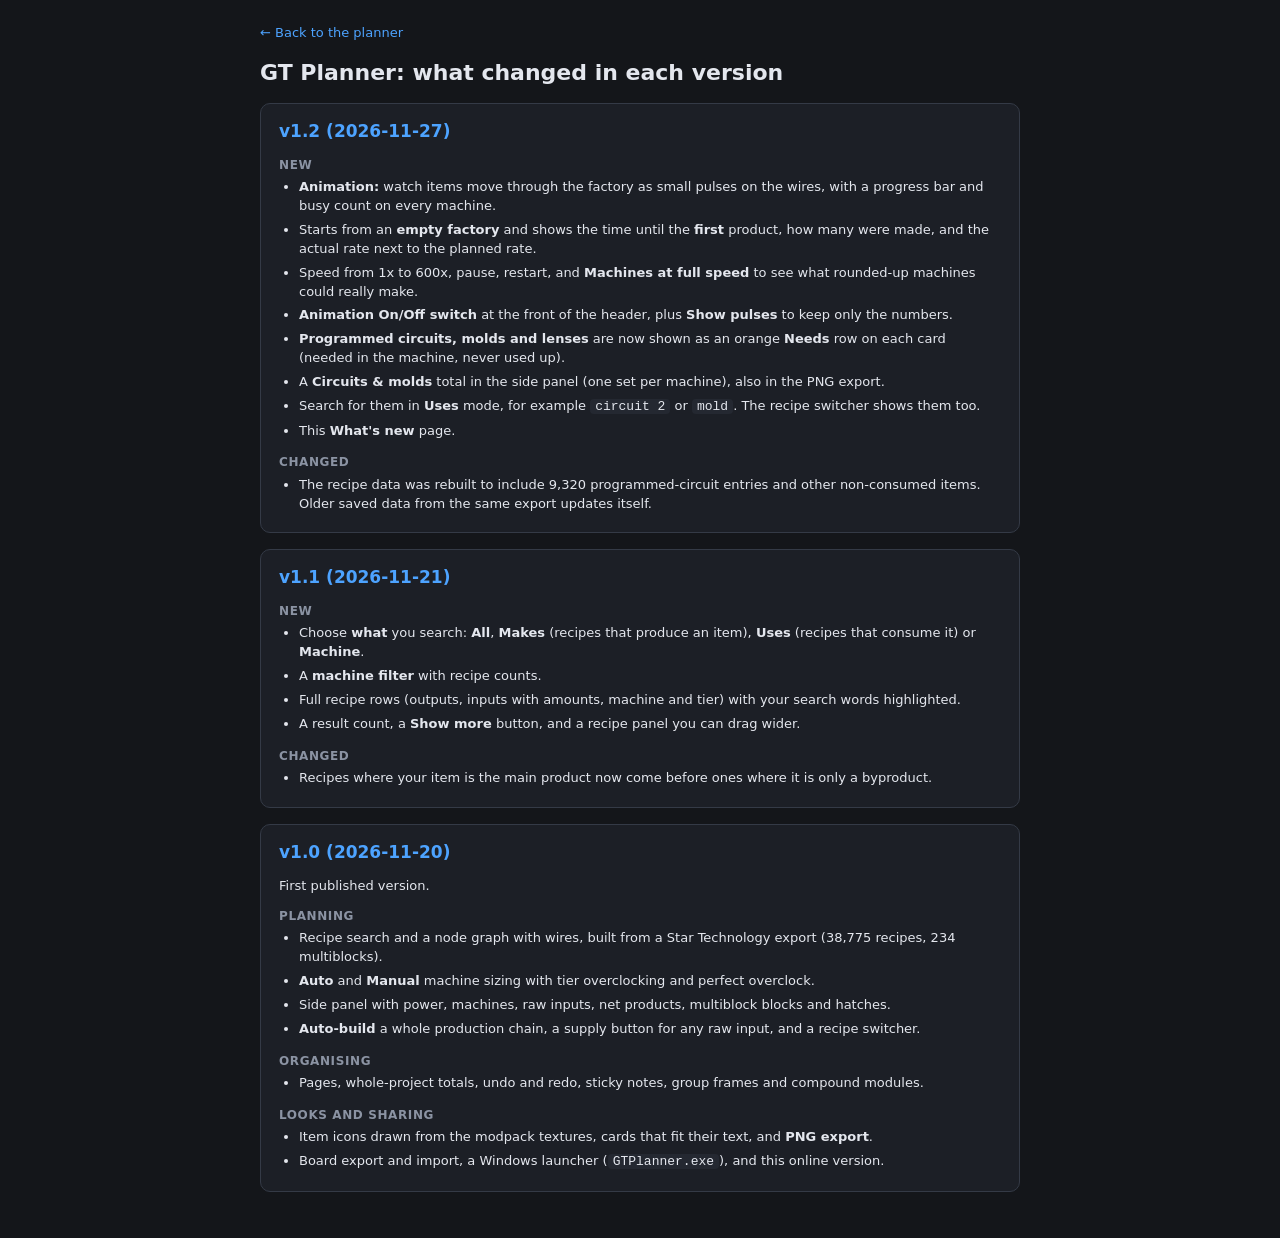
<file: changelog.html>
<!DOCTYPE html>
<html lang="en">
<head>
<meta charset="UTF-8">
<meta name="viewport" content="width=device-width, initial-scale=1">
<title>GT Planner: What's new</title>
<link rel="stylesheet" href="style.css">
<style>
  html, body { height: auto; }
  body { padding: 24px 16px 48px; }
  .log { max-width: 760px; margin: 0 auto; }
  .log h1 { font-size: 22px; margin: 0 0 4px; }
  .log .back { color: var(--acc); text-decoration: none; display: inline-block; margin-bottom: 16px; }
  .ver { background: var(--panel); border: 1px solid var(--line); border-radius: 10px; padding: 4px 18px 14px; margin-top: 16px; }
  .ver h2 { font-size: 17px; margin: 12px 0 4px; color: var(--acc); }
  .ver h3 { margin: 14px 0 4px; }
  .ver ul { margin: 4px 0; padding-left: 20px; }
  .ver li { margin: 5px 0; line-height: 1.45; }
  .ver code { background: var(--panel2); border-radius: 4px; padding: 0 5px; }
</style>
</head>
<body>
<div class="log">
  <a class="back" href="index.html">&larr; Back to the planner</a>
  <div id="content" class="muted">Loading...</div>
</div>
<script>
// Renders CHANGELOG.md (the single place version notes are written). Only the simple Markdown that file uses.
(async () => {
  const box = document.getElementById("content");
  const esc = s => s.replace(/[&<>"]/g, c => ({ "&": "&amp;", "<": "&lt;", ">": "&gt;", '"': "&quot;" }[c]));
  const inline = s => esc(s).replace(/\*\*(.+?)\*\*/g, "<b>$1</b>").replace(/`([^`]+)`/g, "<code>$1</code>");
  try {
    const r = await fetch("CHANGELOG.md", { cache: "no-store" });
    if (!r.ok) throw new Error(r.status);
    let html = "", list = false, section = false;
    const endList = () => { if (list) { html += "</ul>"; list = false; } };
    (await r.text()).split(/\r?\n/).forEach(line => {
      if (line.startsWith("- ")) { if (!list) { html += "<ul>"; list = true; } html += "<li>" + inline(line.slice(2)) + "</li>"; return; }
      endList();
      if (line.startsWith("### ")) html += "<h3>" + inline(line.slice(4)) + "</h3>";
      else if (line.startsWith("## ")) { html += (section ? "</section>" : "") + '<section class="ver"><h2>' + inline(line.slice(3)) + "</h2>"; section = true; }
      else if (line.startsWith("# ")) html += "<h1>" + inline(line.slice(2)) + "</h1>";
      else if (line.trim()) html += "<p>" + inline(line) + "</p>";
    });
    endList();
    box.className = ""; box.innerHTML = html + (section ? "</section>" : "");
  } catch (e) {
    box.innerHTML = 'The version notes could not be loaded here (a page opened straight from disk may not read other files). ' +
      'Open the app with GT Planner, or read <a class="back" href="https://github.com/kuk10le0repo/gt-planner/blob/main/CHANGELOG.md">CHANGELOG.md on GitHub</a>.';
  }
})();
</script>
</body>
</html>
</file>
<file: style.css>
:root{--bg:#14161a;--panel:#1c1f26;--panel2:#242831;--line:#343a46;--text:#e4e7ee;--muted:#8b93a3;--acc:#4da3ff;--ok:#4cc38a;--bad:#ff6b6b;--warn:#ffb454}
*{box-sizing:border-box}
html,body{height:100%;margin:0;background:var(--bg);color:var(--text);font:13px/1.35 system-ui,Segoe UI,sans-serif}
header{display:flex;align-items:center;gap:8px;padding:6px 10px;background:var(--panel);border-bottom:1px solid var(--line);height:40px;overflow-x:auto;white-space:nowrap}
header button,header .logo,header .muted{flex:none;white-space:nowrap}
.logo{font-size:15px}.muted{color:var(--muted)}.spacer{flex:1}
button,select,input{font:inherit;color:var(--text);background:var(--panel2);border:1px solid var(--line);border-radius:5px;padding:3px 7px}
button{cursor:pointer}button:hover{border-color:var(--acc)}
main{display:flex;height:calc(100% - 40px)}
aside{background:var(--panel);overflow:auto}
#left{width:var(--lw,270px);flex:none;position:relative;border-right:1px solid var(--line);display:flex;flex-direction:column}
#left input{margin:8px 8px 6px;width:calc(100% - 16px)}
#left .seg{margin:0 8px 6px}
#left select{margin:0 8px 4px;width:calc(100% - 16px)}
#searchInfo{padding:0 10px 6px;font-size:11px}
#leftResize{position:absolute;top:0;bottom:0;right:-3px;width:6px;cursor:col-resize;z-index:6}
#leftResize:hover{background:#4da3ff55}
#recipeList{flex:1;overflow:auto}
.rec{display:flex;gap:6px;align-items:flex-start;padding:6px 8px;border-top:1px solid var(--line);cursor:pointer}
.rec:hover{background:var(--panel2)}
.rec .ico{margin-top:1px}
.rec .t{flex:1;min-width:0}.rec .t div{white-space:normal;overflow-wrap:anywhere}
.rec .o{font-weight:600}
.rec .o,.rec .i{display:-webkit-box;-webkit-line-clamp:2;-webkit-box-orient:vertical;overflow:hidden}
.rec .i{font-size:11px;color:#b7bdca}
.rec .m{font-size:11px;color:var(--muted)}
.rec button{align-self:center}
mark{background:#4da3ff55;color:inherit;border-radius:2px;padding:0 1px}
button.more{display:block;width:calc(100% - 16px);margin:8px;padding:6px}
#right{width:310px;border-left:1px solid var(--line);padding:10px}
#canvas{flex:1;position:relative;overflow:hidden;background:radial-gradient(#2a2e38 1px,transparent 1px) 0 0/24px 24px;cursor:grab}
#canvas.panning{cursor:grabbing}
#world{position:absolute;left:0;top:0;transform-origin:0 0}
#wires{position:absolute;left:0;top:0;width:1px;height:1px;overflow:visible;z-index:0}
#nodes{position:absolute;left:0;top:0;z-index:1}
#frames,#notes{position:absolute;left:0;top:0}
#frames{z-index:0}#wires{z-index:1}#nodes{z-index:2}#notes{z-index:3}
.frame{position:absolute;border:2px dashed var(--fc);border-radius:10px;background:color-mix(in srgb,var(--fc) 8%,transparent);pointer-events:none}
.frame.sel{border-style:solid}
.fh{pointer-events:auto;display:flex;align-items:center;gap:8px;height:30px;padding:0 8px;background:color-mix(in srgb,var(--fc) 30%,var(--panel));border-radius:8px 8px 0 0;cursor:move}
.fh input{flex:1;min-width:60px;background:transparent;border:1px solid transparent;font-weight:600;padding:1px 4px}
.fh input:focus{border-color:var(--line);background:var(--bg)}
.fs{color:var(--muted);font-size:11px;white-space:nowrap}
.dot{width:12px;height:12px;border-radius:50%;background:var(--fc,#888);border:2px solid #fff6;cursor:pointer;flex:none}
.x{cursor:pointer;color:var(--muted)}.x:hover{color:var(--bad)}
.resize{pointer-events:auto;position:absolute;right:0;bottom:0;width:16px;height:16px;cursor:nwse-resize;background:linear-gradient(135deg,transparent 50%,#fff8 50%);border-radius:0 0 8px 0}
.note{position:absolute;border-radius:6px;box-shadow:0 3px 10px #0007;color:#1d1d1d;display:flex;flex-direction:column;border:2px solid transparent}
.note.sel{border-color:#fff}
.nth{height:22px;display:flex;align-items:center;justify-content:space-between;padding:0 6px;background:#0002;border-radius:4px 4px 0 0;cursor:move}
.note .dot{background:#0004}.note .x{color:#0007}
.note textarea{flex:1;resize:none;border:0;background:transparent;color:#1d1d1d;padding:6px 8px;font:inherit;outline:none}
.note textarea::placeholder{color:#0006}
.seg{display:flex;margin-bottom:8px}
.seg button{flex:1;border-radius:0;padding:4px 6px;font-size:12px}
.seg button:first-child{border-radius:6px 0 0 6px}.seg button:last-child{border-radius:0 6px 6px 0;border-left:0}
.seg button.on{background:var(--acc);border-color:var(--acc);color:#04101f;font-weight:600}
.chk{display:flex;gap:6px;align-items:flex-start;font-size:11px;color:var(--muted);margin-bottom:6px;cursor:pointer}
.chk input{margin-top:2px}
table.pg{width:100%;border-collapse:collapse;font-size:12px}
table.pg td{padding:3px 4px;border-top:1px solid var(--line);white-space:nowrap}
table.pg td:first-child{white-space:normal;font-weight:600;max-width:90px;overflow:hidden;text-overflow:ellipsis}
table.pg td:not(:first-child){color:var(--muted);text-align:right}
table.pg tr{cursor:pointer}table.pg tr:hover{background:var(--panel2)}table.pg tr.cur td:first-child{color:var(--acc)}
#simcv{position:absolute;inset:0;width:100%;height:100%;pointer-events:none;z-index:4}
#simbar{position:absolute;left:8px;right:8px;bottom:8px;margin:0 auto;max-width:760px;z-index:7;background:#1c1f26f2;border:1px solid var(--line);border-radius:9px;padding:8px 10px;cursor:default;box-shadow:0 4px 18px #0008}
.sbrow{display:flex;flex-wrap:wrap;align-items:center;gap:8px;font-size:12px}
.sbrow label{display:flex;align-items:center;gap:5px}
#simClock{margin-left:auto;font-variant-numeric:tabular-nums;font-size:15px}
#simStats{margin-top:6px;font-size:12px}
#simStats>.muted{font-size:11px;margin-top:3px}
.simrow{display:flex;flex-wrap:wrap;align-items:center;gap:4px 12px;padding:2px 0}
.simrow .n{font-weight:600;margin-left:-6px}
.needrow{position:absolute;left:1px;right:1px;height:24px;display:flex;align-items:center;gap:12px;padding:0 9px;font-size:11px;background:#ffb4541f;white-space:nowrap;overflow:hidden}
.needrow>span:first-child{color:var(--warn)}
.need{display:inline-flex;align-items:center;gap:5px}
.needtag{color:var(--warn)}
#btnSim{display:inline-flex;align-items:center;gap:7px}
#btnSim .sw{width:26px;height:14px;border-radius:8px;background:#555d6e;position:relative;flex:none}
#btnSim .sw::after{content:"";position:absolute;top:2px;left:2px;width:10px;height:10px;border-radius:50%;background:#fff;transition:left .15s}
#btnSim.on{border-color:var(--ok)}#btnSim.on .sw{background:var(--ok)}#btnSim.on .sw::after{left:14px}
#verLink{flex:none;color:var(--acc);text-decoration:none;font-size:12px;border:1px solid var(--line);border-radius:10px;padding:2px 9px}
#verLink:hover{border-color:var(--acc)}
.hidden{display:none!important}
.dlg{position:fixed;inset:0;background:#000a;z-index:50;display:flex;align-items:center;justify-content:center}
.dlgbox{background:var(--panel);border:1px solid var(--line);border-radius:10px;padding:16px;width:min(480px,92vw);max-height:92vh;overflow:auto;box-shadow:0 10px 40px #000a}
.dlgbox h2{margin:0 0 10px;font-size:16px}
.dlgbox .lbl{display:block;color:var(--muted);font-size:12px;margin:8px 0 3px}
.dlgbox input[type=text],.dlgbox>input{width:100%}
.dlgrow{display:flex;align-items:center;gap:8px}.dlgrow .lbl{margin:0}.dlgrow input{width:90px}
.dlgbox fieldset{border:1px solid var(--line);border-radius:6px;margin:12px 0 4px;padding:6px 10px;display:flex;flex-wrap:wrap;gap:4px 14px}
.dlgbox legend{color:var(--muted);font-size:11px;padding:0 4px}
.dlgbox fieldset label{display:flex;align-items:center;gap:5px;font-size:12px}
#dlgResults{max-height:190px;overflow:auto;border:1px solid var(--line);border-radius:6px;margin-top:4px}
#dlgResults:empty{display:none}
#dlgResults div{display:flex;align-items:center;gap:7px;padding:4px 8px;cursor:pointer}
#dlgResults div:hover,#dlgResults div.on{background:var(--panel2)}
#dlgNote{margin:8px 0;min-height:16px;font-size:12px}
.dlgbtns{display:flex;justify-content:flex-end;gap:8px;margin-top:10px}
button.primary{background:var(--acc);border-color:var(--acc);color:#04101f;font-weight:600}
.mini{padding:0 5px;margin-left:6px;font-size:11px;line-height:16px}
#tabs{position:absolute;top:6px;left:8px;right:8px;z-index:5;display:flex;gap:4px;flex-wrap:wrap;cursor:default}
.tab{display:flex;align-items:center;gap:6px;padding:3px 9px;background:var(--panel);border:1px solid var(--line);border-radius:6px;cursor:pointer;user-select:none}
.tab.on{border-color:var(--acc);background:var(--panel2)}
.tab b{color:var(--muted);font-weight:400}.tab b:hover{color:var(--bad)}
#btnAddPage{padding:3px 9px}
button:disabled{opacity:.4;cursor:default}button:disabled:hover{border-color:var(--line)}
#hint{position:absolute;left:10px;bottom:8px;color:var(--muted);font-size:11px;pointer-events:none}
.wire{fill:none;stroke:#5b6a85;stroke-width:2.5}
.wire.bad{stroke:var(--bad)}.wire.sel{stroke:var(--acc);stroke-width:4}.wire.cyc{stroke:var(--warn);stroke-dasharray:5 4}
.wirehit{fill:none;stroke:transparent;stroke-width:14;pointer-events:stroke;cursor:pointer}
.wirelbl{fill:var(--muted);font-size:11px;text-anchor:middle;paint-order:stroke;stroke:var(--bg);stroke-width:3px}
.temp{fill:none;stroke:var(--acc);stroke-width:2;stroke-dasharray:4 4}
.node{position:absolute;width:260px;background:var(--panel);border:1px solid var(--line);border-radius:7px;box-shadow:0 2px 8px #0006;cursor:default}
.node.module{border-color:#8f5cc4;box-shadow:0 2px 8px #0006,0 0 0 2px #8f5cc455}
.badge.mod{background:#7a4db0;color:#fff;letter-spacing:.04em}
.nh .x{margin-left:4px}
.node.sel{border-color:var(--acc)}.node.broken{border-color:var(--bad)}
.nh{height:28px;display:flex;align-items:center;gap:6px;padding:0 6px;background:var(--panel2);border-radius:7px 7px 0 0;cursor:move;overflow:hidden}
.nh .nm{flex:1;white-space:nowrap;overflow:hidden;text-overflow:ellipsis;font-weight:600}
.nh .x{cursor:pointer;color:var(--muted)}.nh .x:hover{color:var(--bad)}
.badge{font-size:10px;padding:0 5px;border-radius:3px;background:#3b4660;color:#cfe0ff}
.nc{height:26px;display:flex;gap:4px;align-items:center;padding:0 6px}
.nc select,.nc input{padding:1px 3px;font-size:12px;height:21px}
.nc select.grow,.nc input.grow{flex:1;min-width:0}
.nc input[type=number]{width:70px}.nc label{font-size:11px;color:var(--muted)}
.ns{height:20px;padding:0 8px;font-size:11px;color:var(--muted);white-space:nowrap;overflow:hidden}
.ns b{color:var(--text)}
.row{position:absolute;left:0;right:0;height:24px;display:flex;align-items:center;font-size:12px}
.row .a,.row .b{width:50%;padding:0 10px;display:flex;align-items:center;gap:4px;overflow:hidden;white-space:nowrap}
.row .b{justify-content:flex-end}
.row .r{color:var(--muted);font-size:11px}.row .r.bad{color:var(--bad)}.row .r.ok{color:var(--ok)}
.port{position:absolute;width:12px;height:12px;border-radius:50%;background:#6c7a94;border:2px solid var(--panel);cursor:pointer;z-index:3}
.port:hover,.port.valid{background:var(--acc)}.port.pend{background:var(--ok)}.port.dim{opacity:.25}
.ico{display:inline-flex;align-items:center;justify-content:center;width:18px;height:18px;border-radius:4px;font-size:9px;font-weight:700;color:#fff;position:relative;flex:none;overflow:hidden}
.ico canvas{width:100%;height:100%;image-rendering:pixelated}
h3{margin:12px 0 4px;font-size:12px;text-transform:uppercase;letter-spacing:.05em;color:var(--muted)}
h3:first-child{margin-top:0}
.li{display:flex;align-items:center;gap:6px;padding:2px 0}.li .n{flex:1}.li .v{color:var(--muted)}
.kv{display:flex;justify-content:space-between;padding:1px 0}
.bad{color:var(--bad)}.ok{color:var(--ok)}
#toast{position:fixed;bottom:20px;left:50%;transform:translateX(-50%);background:#000c;padding:7px 14px;border-radius:6px;opacity:0;transition:opacity .2s;pointer-events:none}
#toast.on{opacity:1}
</file>
